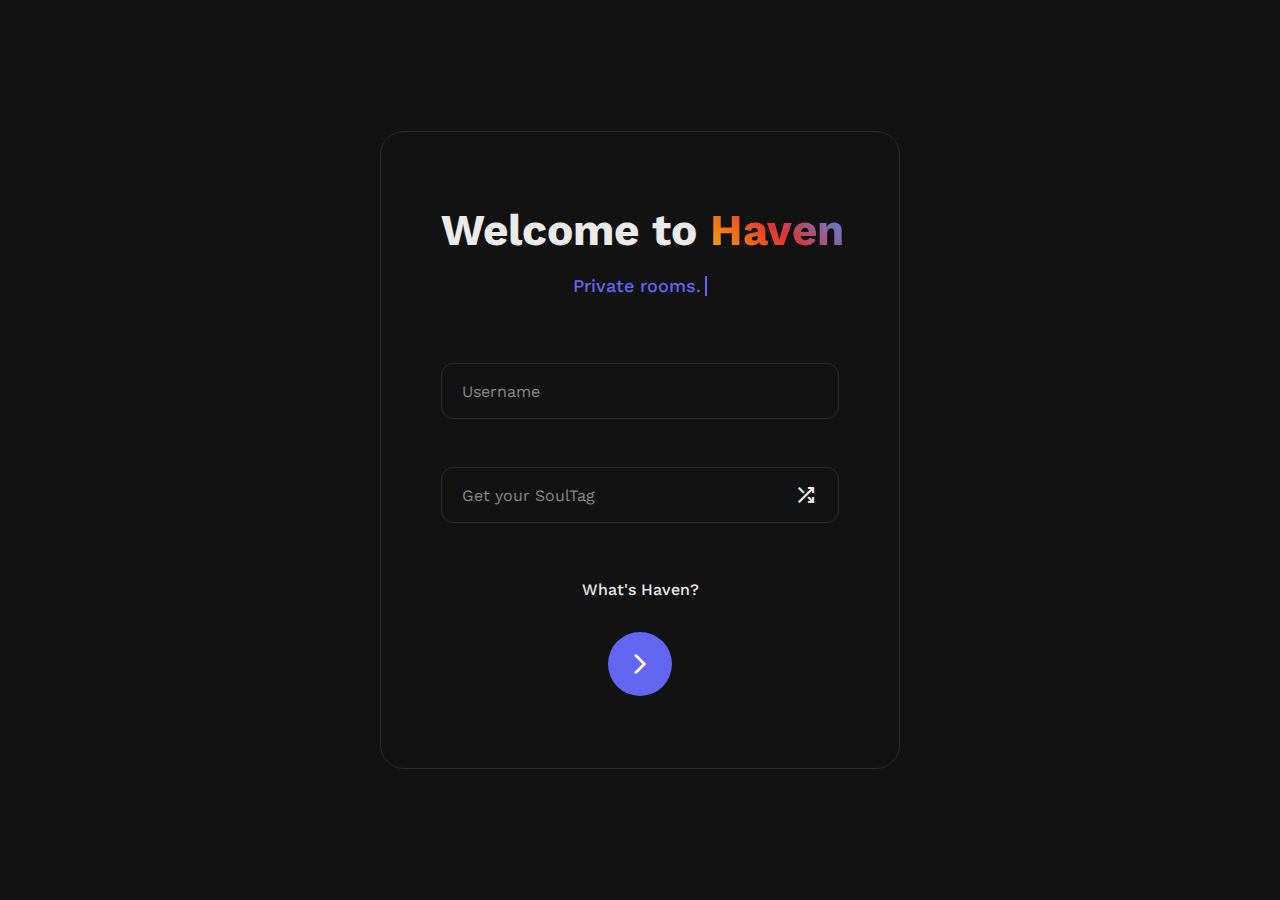
<file: index.html>
<!DOCTYPE html>
<html lang="en">
<head>
    <meta charset="UTF-8">
    <meta name="viewport" content="width=device-width, initial-scale=1.0">
    <title>Haven</title>
    <link rel="preconnect" href="https://fonts.googleapis.com">
    <link rel="preconnect" href="https://fonts.gstatic.com" crossorigin>
    <link href="https://fonts.googleapis.com/css2?family=Work+Sans:wght@400;500;600;700&display=swap" rel="stylesheet">
    <link rel="stylesheet" href="https://fonts.googleapis.com/css2?family=Material+Symbols+Outlined:opsz,wght,FILL,GRAD@24,400,0,0" />
    <!-- Favicon Links -->
    <link rel="apple-touch-icon" sizes="180x180" href="apple-touch-icon.png">
    <link rel="icon" type="image/png" sizes="32x32" href="favicon-32x32.png">
    <link rel="icon" type="image/png" sizes="16x16" href="favicon-16x16.png">
    <link rel="manifest" href="site.webmanifest">
    <link rel="shortcut icon" href="favicon.ico">
    <link rel="stylesheet" href="login.css">
    <script defer data-domain="haven-site.netlify.app" src="https://plausible.io/js/script.js"></script>
</head>
<body>
    <main class="login-card">
        <div class="card-content">
            <header class="card-header">
                <h1 class="title">Welcome to <span class="haven-text">Haven</span></h1>
                <p class="subtitle" id="subtitle-text-container">
                    <span id="subtitle-text"></span><span class="cursor"></span>
                </p>
            </header>
            <form id="login-form" class="login-form">
                <div class="input-container">
                    <input type="text" id="username" name="username" placeholder="Username" class="input-field" required>
                    <p class="error-message" id="username-error"></p>
                </div>
                <div class="input-container">
                    <div class="soultag-field">
                        <span id="soultag-text" class="soultag-placeholder">Get your SoulTag</span>
                        <span class="material-symbols-outlined shuffle-icon" id="shuffle-button" title="Generate new SoulTag">shuffle</span>
                    </div>
                </div>
                <div class="info-link-container">
                    <button type="button" id="what-is-haven-link" class="info-link">What's Haven?</button>
                </div>
                <button type="submit" class="submit-button" aria-label="Proceed">
                    <span class="material-symbols-outlined">arrow_forward_ios</span>
                </button>
            </form>
        </div>
    </main>
    <div class="popup-backdrop hidden" id="haven-popup">
        <div class="popup-content">
            <button class="popup-close-button" id="popup-close-btn" aria-label="Close" title="Close"><span class="material-symbols-outlined">close</span></button>
            <h2 class="popup-title">How Haven works</h2>
            <ul class="feature-list">
                <li class="feature-item"><span class="material-symbols-outlined feature-icon">security</span><div class="feature-text"><h3>Get your SoulTag</h3><p>It is your temporary, anonymous ID.</p></div></li>
                <li class="feature-item"><span class="material-symbols-outlined feature-icon">sensor_door</span><div class="feature-text"><h3>Create or Join a Room</h3><p>Create or join a private, password-protected chat room.</p></div></li>
                <li class="feature-item"><span class="material-symbols-outlined feature-icon">delete_history</span><div class="feature-text"><h3>Chat Privately</h3><p>Once both users exit, the room and all messages are permanently deleted.</p></div></li>
            </ul>
        </div>
    </div>
    <script src="login.js"></script>
</body>
</html>
</file>
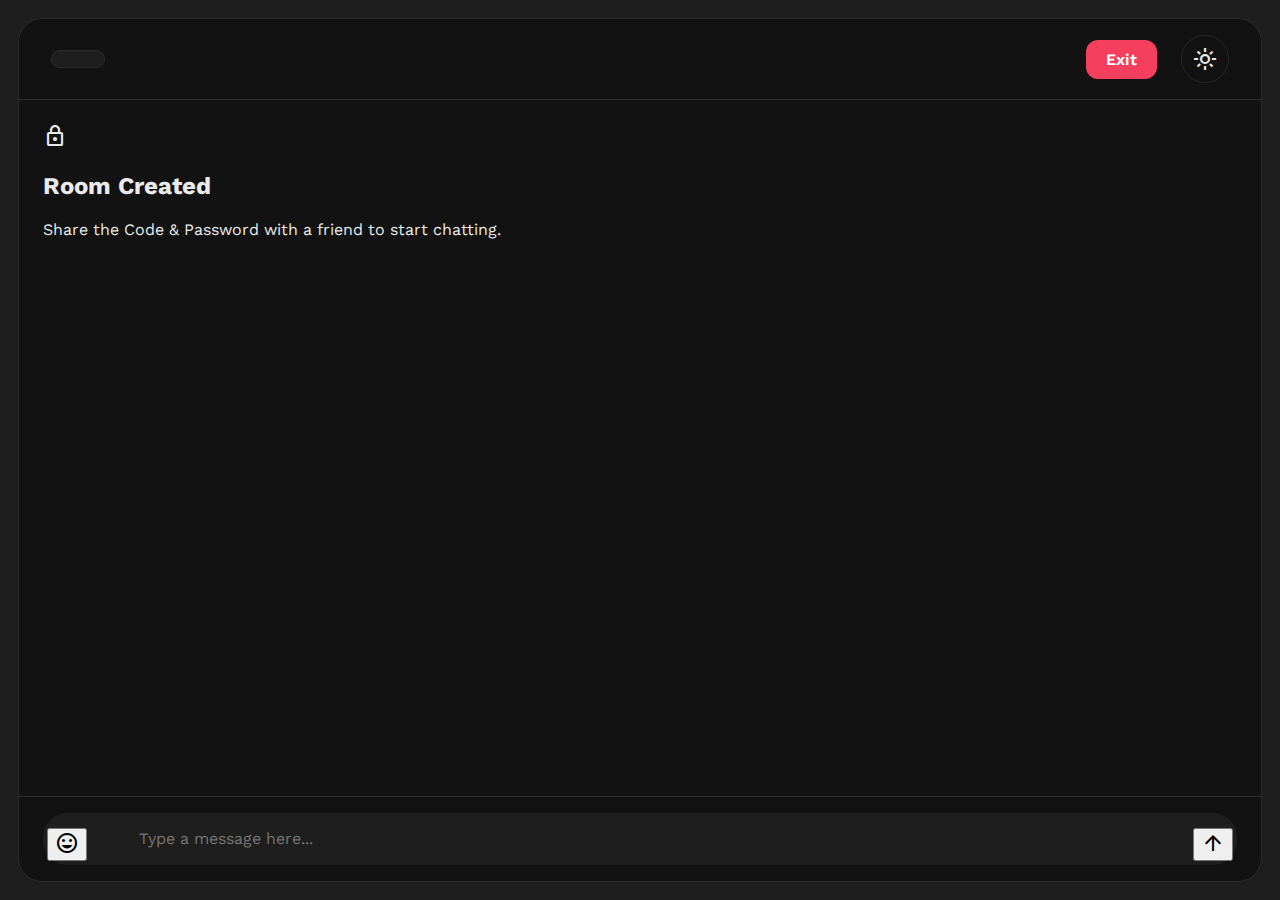
<file: chat.html>
<!DOCTYPE html>
<html lang="en">
<head>
    <meta charset="UTF-8">
    <meta name="viewport" content="width=device-width, initial-scale=1.0">
    <title>Chat - Haven</title>
    <link rel="preconnect" href="https://fonts.googleapis.com">
    <link rel="preconnect" href="https://fonts.gstatic.com" crossorigin>
    <link href="https://fonts.googleapis.com/css2?family=Work+Sans:wght@400;500;600;700&display=swap" rel="stylesheet">
    <link rel="stylesheet" href="https://fonts.googleapis.com/css2?family=Material+Symbols+Outlined:opsz,wght,FILL,GRAD@24,400,0,0" />
    <link rel="stylesheet" href="chat.css">
</head>
<body>
    <main class="chat-container">
        <header class="chat-header">
            <div class="peer-status-bar">
                <span id="peer-soultag" class="peer-soultag"></span>
                <span id="peer-activity" class="peer-activity"></span>
            </div>
            <div class="header-actions">
                <button id="exit-button" class="exit-button">Exit</button>
                <button id="theme-switcher" class="theme-switcher" title="Toggle Theme">
                    <div class="sun-wrapper"><span class="material-symbols-outlined">light_mode</span></div>
                    <div class="moon-wrapper"><span class="material-symbols-outlined">dark_mode</span></div>
                </button>
            </div>
        </header>
        <section class="message-area-wrapper">
            <div class="message-area" id="message-area">
                <div class="welcome-message" id="welcome-message">
                    <span class="material-symbols-outlined welcome-icon">lock</span>
                    <h2 class="welcome-title">Room Created</h2>
                    <p class="welcome-description">Share the Code & Password with a friend to start chatting.</p>
                </div>
            </div>
            <div class="exit-panel" id="exit-panel">
                <div class="exit-panel-content">
                    <h2 class="exit-title">Exit Room?</h2>
                    <p class="exit-description">Are you sure you want to leave this room? This action cannot be undone.</p>
                    <div class="exit-actions">
                        <button id="cancel-exit-btn" class="exit-panel-button">Cancel</button>
                        <button id="confirm-exit-btn" class="exit-panel-button confirm">Exit</button>
                    </div>
                </div>
            </div>
        </section>
        <footer class="chat-footer">
            <div class="input-wrapper">
                <div class="emoji-container">
                    <button id="emoji-button" class="icon-button" title="Emojis"><span class="material-symbols-outlined">mood</span></button>
                    <div id="emoji-palette" class="emoji-palette"></div>
                </div>
                <textarea id="message-input" class="message-input" placeholder="Type a message here..." rows="1"></textarea>
                <button id="send-button" class="icon-button send-button" title="Send"><span class="material-symbols-outlined">arrow_upward</span></button>
            </div>
        </footer>
    </main>
    <script src="https://cdn.socket.io/4.7.5/socket.io.min.js"></script>
    <script src="chat.js"></script>
</body>
</html>
</file>
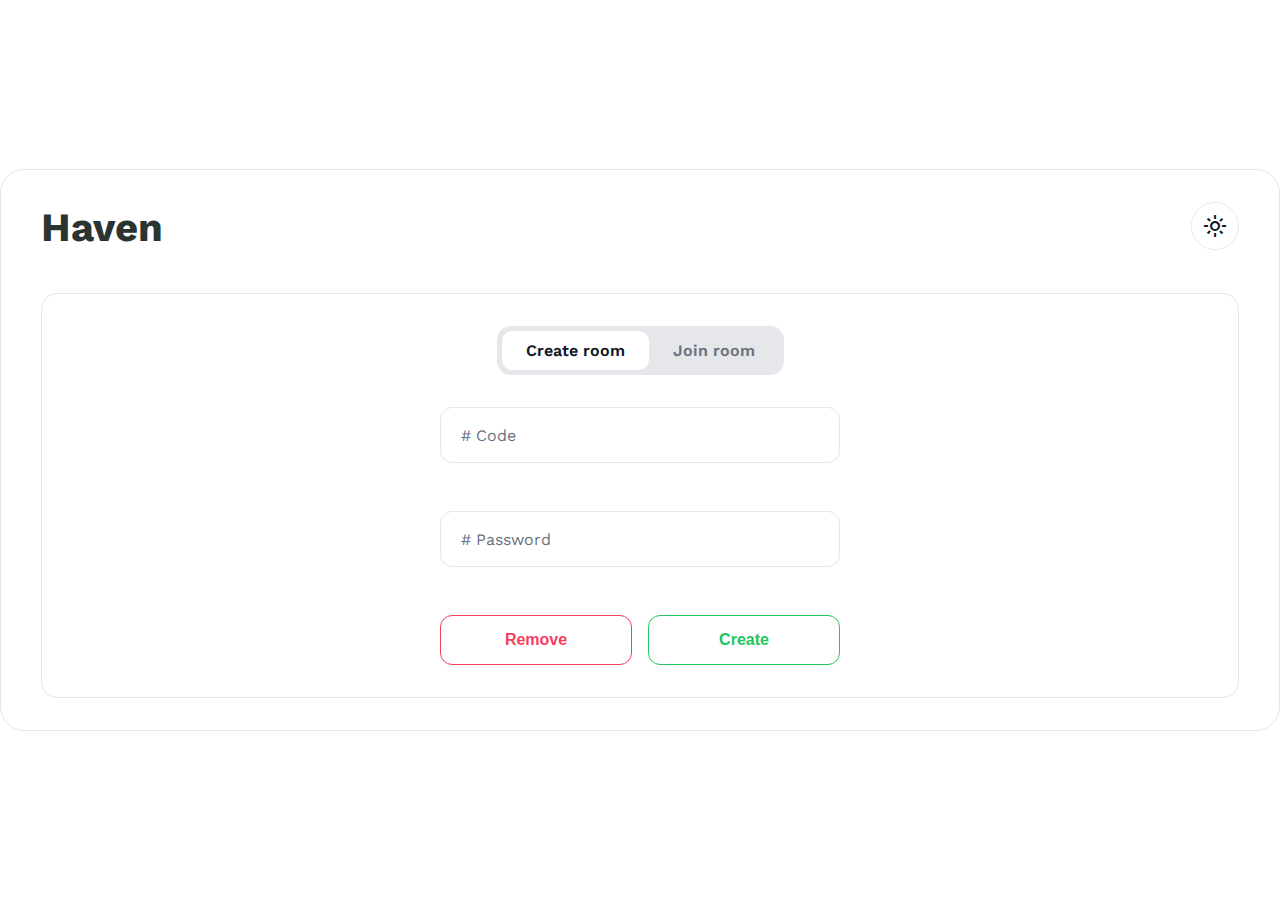
<file: home.html>
<!DOCTYPE html>
<html lang="en">
<head>
    <meta charset="UTF-8">
    <meta name="viewport" content="width=device-width, initial-scale=1.0">
    <title>Haven</title>
    <link rel="preconnect" href="https://fonts.googleapis.com">
    <link rel="preconnect" href="https://fonts.gstatic.com" crossorigin>
    <link href="https://fonts.googleapis.com/css2?family=Work+Sans:wght@400;500;600;700&display=swap" rel="stylesheet">
    <link rel="stylesheet" href="https://fonts.googleapis.com/css2?family=Material+Symbols+Outlined:opsz,wght,FILL,GRAD@24,400,0,0" />
    <link rel="stylesheet" href="home.css">
</head>
<body>
    <main class="home-container">
        <header class="home-header">
            <h1 class="home-title haven-text">Haven</h1>
            <div class="theme-switcher-container">
                <button id="theme-switcher" class="theme-switcher" title="Toggle Theme">
                    <div class="sun-wrapper"><span class="material-symbols-outlined">light_mode</span></div>
                    <div class="moon-wrapper"><span class="material-symbols-outlined">dark_mode</span></div>
                </button>
            </div>
        </header>
        <section class="room-manager-content">
            <div class="tab-container">
                <button class="tab-button active" data-view="create"><span class="tab-text">Create room</span></button>
                <button class="tab-button" data-view="join"><span class="tab-text">Join room</span></button>
            </div>
            <form id="room-form" class="room-form">
                <div class="input-container">
                    <input type="text" id="room-code" name="code" placeholder="# Code" class="input-field" required minlength="4" maxlength="10" pattern="[A-Za-z0-9]+">
                    <p class="error-message" id="code-error"></p>
                </div>
                <div class="input-container">
                    <input type="text" id="room-password" name="password" placeholder="# Password" class="input-field" required minlength="5" maxlength="10" pattern="[0-9]+">
                    <p class="error-message" id="password-error"></p>
                </div>
                <div class="room-actions">
                    <button type="button" id="remove-button" class="action-button remove">Remove</button>
                    <button type="submit" id="action-button" class="action-button create">
                        <span class="button-text">Create</span>
                        <div class="button-loader hidden"></div>
                    </button>
                </div>
            </form>
        </section>
    </main>
    <script src="https://cdn.socket.io/4.7.5/socket.io.min.js"></script>
    <script src="home.js"></script>
</body>
</html>
</file>
<file: login.css>
html {
  /* Force dark mode by default for login page */
  --haven-green: #2a3431;
  --primary-purple: #6366f1;
  --background-color: #121212;
  --card-background: #121212;
  --text-primary: #EAEAEA;
  --text-secondary: #888888;
  --border-color: #2C2C2C;
  --error-red: #f43f5e;
  --font-family: 'Work Sans', sans-serif;
}
html { height: 100%; }
body { min-height: 100%; margin: 0; font-family: var(--font-family); background-color: var(--background-color); color: var(--text-primary); display: flex; justify-content: center; align-items: center; overflow: hidden; }
.login-card { background-color: var(--card-background); width: 100%; max-width: 520px; max-height: 95vh; border-radius: 24px; border: 1px solid var(--border-color); padding: 72px 60px; box-sizing: border-box; }
.card-content { width: 100%; max-width: 400px; text-align: center; display: flex; flex-direction: column; justify-content: center; align-items: center; }
.card-header { margin-bottom: 64px; width: 100%; }
.title { font-size: 2.75rem; font-weight: 700; line-height: 1.2; margin: 0 0 16px 0; white-space: nowrap; }
.haven-text {
  background: linear-gradient(45deg, #f8ad00, #e13333, #3992ff);
  -webkit-background-clip: text;
  -webkit-text-fill-color: transparent;
  background-clip: text;
  color: transparent;
}
@keyframes blink-cursor { 0%, 100% { opacity: 1; } 50% { opacity: 0; } }
.subtitle { font-size: 1.125rem; color: var(--primary-purple); font-weight: 500; margin: 0; min-height: 27px; display: flex; justify-content: center; align-items: center; }
.cursor { width: 2px; height: 1.25rem; background-color: var(--primary-purple); margin-left: 4px; animation: blink-cursor 1s infinite; }
.login-form { width: 100%; display: flex; flex-direction: column; align-items: center; }
.input-container { width: 100%; margin-bottom: 24px; position: relative; }
.input-field, .soultag-field { width: 100%; height: 56px; border: 1px solid var(--border-color); border-radius: 12px; padding: 0 20px; font-size: 1rem; font-family: var(--font-family); box-sizing: border-box; background-color: var(--background-color); color: var(--text-primary); }
.input-field::placeholder { color: var(--text-secondary); }
.input-field:focus, .input-field:focus-visible { outline: none; border-color: var(--primary-purple); box-shadow: 0 0 0 3px rgba(99, 102, 241, 0.2); }
.soultag-field { display: flex; justify-content: space-between; align-items: center; letter-spacing: 0.1em; }
.soultag-placeholder { color: var(--text-secondary); letter-spacing: normal; }
.shuffle-icon { cursor: pointer; user-select: none; transition: transform 0.2s ease; }
.shuffle-icon:hover { transform: scale(1.1) rotate(6deg); }
.error-message { color: var(--error-red); font-size: 0.875rem; text-align: left; margin: 4px 0 0 4px; min-height: 20px; }
.info-link-container { margin-block: 32px; }
.info-link { color: var(--text-primary); text-decoration: none; font-weight: 500; background: none; border: none; font-size: 1rem; font-family: var(--font-family); cursor: pointer; }
.submit-button { width: 64px; height: 64px; border-radius: 50%; background-color: var(--primary-purple); color: white; border: none; cursor: pointer; display: flex; justify-content: center; align-items: center; transition: all 0.2s ease; }
.submit-button:hover { transform: scale(1.05); box-shadow: 0 10px 20px rgba(99, 102, 241, 0.25); }
.popup-backdrop { position: fixed; inset: 0; background-color: rgba(0, 0, 0, 0.5); display: flex; justify-content: center; align-items: center; z-index: 1000; backdrop-filter: blur(4px); opacity: 1; transition: opacity 0.3s ease-in-out; }
.popup-backdrop.hidden { opacity: 0; pointer-events: none; }
.popup-content { background-color: var(--card-background); padding: 32px 40px 40px 40px; border-radius: 16px; width: 100%; max-width: 500px; position: relative; box-shadow: 0 20px 25px -5px rgba(0,0,0,0.1); transform: scale(1); transition: transform 0.3s ease-in-out; }
.popup-backdrop.hidden .popup-content { transform: scale(0.95); }
.popup-close-button { position: absolute; top: 16px; right: 16px; background: none; border: none; cursor: pointer; color: var(--text-secondary); padding: 4px; display: flex; }
.popup-title { font-size: 1.5rem; font-weight: 600; margin: 0 0 32px 0; text-align: center; }
.feature-list { list-style: none; padding: 0; margin: 0; display: flex; flex-direction: column; gap: 24px; }
.feature-item { display: flex; align-items: flex-start; gap: 16px; text-align: left; }
.feature-icon { color: var(--primary-purple); font-size: 28px; margin-top: 2px; }
.feature-text h3 { margin: 0 0 4px 0; font-size: 1rem; font-weight: 600; color: var(--text-primary); }
.feature-text p { margin: 0; font-size: 0.9rem; color: var(--text-secondary); line-height: 1.5; }
@media (max-width: 820px) { .login-card { height: 100vh; max-height: 100vh; width: 100vw; max-width: 100vw; border-radius: 0; border: none; padding: 20px; overflow-y: auto; display: flex; align-items: center; justify-content: center; } .title { font-size: 2rem; } .subtitle { font-size: 1rem; } .popup-content { margin: 20px; max-width: calc(100% - 40px); } }
</file>
<file: chat.css>
:root {
    --haven-green: #2a3431;
    --primary-purple: #6366f1;
    --danger-red: #f43f5e;
    --bg-primary: #121212;
    --bg-secondary: #1E1E1E;
    --text-primary: #EAEAEA;
    --text-secondary: #888888;
    --border-color: #2C2C2C;
    --bubble-sent-bg: #005c4b;
    --bubble-sent-text: #EAEAEA;
    --bubble-received-bg: #202c33;
    --bubble-received-text: #EAEAEA;
    --font-family: 'Work Sans', sans-serif;
}
html.light {
    --bg-primary: #ffffff;
    --bg-secondary: #f8fafc;
    --text-primary: #111827;
    --text-secondary: #6b7280;
    --border-color: #e5e7eb;
    --bubble-sent-bg: #dcf8c6;
    --bubble-sent-text: #111827;
    --bubble-received-bg: #ffffff;
    --bubble-received-text: #111827;
}

html { height: 100%; }
body {
    height: 100vh;
    /* MODIFICATION: The JS will set --vh, this is a fallback */
    height: calc(var(--vh, 1vh) * 100);
    margin: 0;
    font-family: var(--font-family);
    background-color: var(--bg-secondary);
    color: var(--text-primary);
    display: flex; justify-content: center; align-items: center;
    box-sizing: border-box; padding: 2vh;
    transition: background-color 0.5s ease;
    overflow: hidden;
}

.chat-container { width: 100%; height: 100%; background-color: var(--bg-primary); border-radius: 24px; border: 1px solid var(--border-color); box-sizing: border-box; display: flex; flex-direction: column; overflow: hidden; transition: all 0.5s ease; }
.chat-header { display: flex; align-items: center; justify-content: space-between; padding: 16px 32px; border-bottom: 1px solid var(--border-color); flex-shrink: 0; }
.peer-status-bar { display: flex; align-items: center; gap: 12px; padding: 8px 20px; border-radius: 12px; background-color: var(--bg-secondary); border: 1px solid var(--border-color); transition: all 0.5s ease; }
.peer-soultag { font-weight: 600; color: var(--text-primary); }
.peer-activity { color: var(--text-secondary); }
.header-actions { display: flex; align-items: center; gap: 24px; }
.exit-button { background-color: var(--danger-red); color: white; border: none; border-radius: 12px; padding: 10px 20px; font-size: 1rem; font-weight: 600; font-family: var(--font-family); cursor: pointer; transition: opacity 0.2s ease; }
.exit-button:hover { opacity: 0.85; }
.theme-switcher { width: 48px; height: 48px; border-radius: 50%; border: 1px solid var(--border-color); background-color: var(--bg-primary); cursor: pointer; padding: 0; position: relative; overflow: hidden; transition: all 0.5s ease; }
.sun-wrapper, .moon-wrapper { position: absolute; inset: 0; display: flex; align-items: center; justify-content: center; transition: transform 0.6s cubic-bezier(0.76, 0, 0.24, 1); }
.sun-wrapper { background-color: var(--bg-primary); color: var(--text-primary); transform: translateY(0); }
.moon-wrapper { background-color: var(--text-primary); color: var(--bg-primary); transform: translateY(100%); }
html.dark .sun-wrapper { transform: translateY(-100%); }
html.dark .moon-wrapper { transform: translateY(0); }
.message-area-wrapper { flex-grow: 1; position: relative; display: flex; overflow: hidden; }
.message-area { flex-grow: 1; overflow-y: auto; padding: 24px; display: flex; flex-direction: column; gap: 12px; }
.message-bubble { max-width: 60%; padding: 12px 18px; border-radius: 20px; line-height: 1.5; font-size: 1rem; }
.message-bubble p { margin: 0; word-wrap: break-word; }
.received { background-color: var(--bubble-received-bg); color: var(--bubble-received-text); border-bottom-left-radius: 4px; align-self: flex-start; }
.sent { background-color: var(--bubble-sent-bg); color: var(--bubble-sent-text); border-bottom-right-radius: 4px; align-self: flex-end; }
.message-area::-webkit-scrollbar, .emoji-palette::-webkit-scrollbar, .message-input::-webkit-scrollbar { width: 8px; }
.message-area::-webkit-scrollbar-track, .emoji-palette::-webkit-scrollbar-track, .message-input::-webkit-scrollbar-track { background: transparent; }
.message-area::-webkit-scrollbar-thumb, .emoji-palette::-webkit-scrollbar-thumb, .message-input::-webkit-scrollbar-thumb { background: var(--border-color); border-radius: 4px; }
.message-area::-webkit-scrollbar-thumb:hover, .emoji-palette::-webkit-scrollbar-thumb:hover, .message-input::-webkit-scrollbar-thumb:hover { background: var(--text-secondary); }
.exit-panel { position: absolute; top: 0; right: 0; bottom: 0; width: 350px; background-color: var(--bg-primary); border-left: 1px solid var(--border-color); padding: 24px; box-sizing: border-box; display: flex; flex-direction: column; justify-content: center; transform: translateX(100%); transition: transform 0.5s cubic-bezier(0.76, 0, 0.24, 1); }
.exit-panel.visible { transform: translateX(0); }
.exit-title { font-size: 1.5rem; font-weight: 600; margin: 0 0 12px 0; color: var(--text-primary); text-align: left; }
.exit-description { font-size: 1rem; color: var(--text-secondary); line-height: 1.6; margin: 0 0 24px 0; text-align: left; }
.exit-actions { display: flex; gap: 12px; }
.exit-panel-button { flex: 1; padding: 10px; font-size: 1rem; font-weight: 600; border-radius: 10px; cursor: pointer; transition: all 0.2s ease; border: 1px solid var(--border-color); }
.exit-panel-button.confirm { background-color: var(--text-primary); color: var(--bg-primary); }
.exit-panel-button:not(.confirm) { background-color: transparent; color: var(--text-primary); }
.exit-panel-button:hover { opacity: 0.8; }
.chat-footer { padding: 16px 24px; border-top: 1px solid var(--border-color); flex-shrink: 0; }
.input-wrapper { position: relative; display: flex; align-items: flex-end; background-color: var(--bg-secondary); border-radius: 24px; padding: 4px; }
.input-wrapper:focus-within { border-color: var(--primary-purple); }
.message-input { width: 100%; border: none; background: transparent; resize: none; padding: 10px 48px 10px 52px; font-size: 1rem; font-family: var(--font-family); color: var(--text-primary); max-height: 120px; line-height: 1.5; }
.message-input:focus { outline: none; }
.icon-button { position
</file>
<file: home.css>
:root {
    --haven-green: #2a3431;
    --primary-purple: #6366f1;
    --danger-red: #f43f5e;
    --success-green: #22c55e;
    --bg-primary: #ffffff;
    --bg-secondary: #ffffff; 
    --text-primary: #111827;
    --text-secondary: #6b7280;
    --border-color: #e5e7eb;
    --haven-logo-color: var(--haven-green);
    --font-family: 'Work Sans', sans-serif;
}
html.dark {
    --bg-primary: #121212;
    --bg-secondary: #121212;
    --text-primary: #EAEAEA;
    --text-secondary: #888888;
    --border-color: #2C2C2C;
    --haven-logo-color: #ffffff;
}
html { height: 100%; }
body { min-height: 100%; margin: 0; font-family: var(--font-family); background-color: var(--bg-primary); color: var(--text-primary); display: flex; justify-content: center; align-items: center; overflow: hidden; transition: background-color 0.5s ease; }
@keyframes expand-and-fade-in { from { max-width: 520px; opacity: 0; } to { max-width: 1100px; opacity: 1; } }
.home-container { background-color: var(--bg-primary); width: 100%; max-height: 95vh; border-radius: 24px; border: 1px solid var(--border-color); padding: 32px 40px; box-sizing: border-box; animation: expand-and-fade-in 0.7s cubic-bezier(0.65, 0, 0.35, 1) forwards; transition: background-color 0.5s ease, border-color 0.5s ease; }
.home-header { display: flex; justify-content: space-between; align-items: center; margin-bottom: 40px; }
.home-title { font-size: 2.5rem; font-weight: 700; margin: 0; }
.haven-text { color: var(--haven-logo-color); transition: color 0.5s ease; }
.theme-switcher { width: 48px; height: 48px; border-radius: 50%; border: 1px solid var(--border-color); background-color: var(--bg-primary); cursor: pointer; padding: 0; position: relative; overflow: hidden; transition: all 0.5s ease; }
.sun-wrapper, .moon-wrapper { position: absolute; inset: 0; display: flex; align-items: center; justify-content: center; transition: transform 0.6s cubic-bezier(0.76, 0, 0.24, 1); }
.sun-wrapper { background-color: var(--bg-primary); color: var(--text-primary); transform: translateY(0); }
.moon-wrapper { background-color: var(--text-primary); color: var(--bg-primary); transform: translateY(100%); }
html.dark .sun-wrapper { transform: translateY(-100%); }
html.dark .moon-wrapper { transform: translateY(0); }
.room-manager-content { background-color: var(--bg-secondary); border-radius: 16px; padding: 32px; border: 1px solid var(--border-color); transition: background-color 0.5s ease, border-color 0.5s ease; }
.tab-container { display: flex; justify-content: center; background-color: var(--border-color); border-radius: 14px; padding: 5px; margin: 0 auto 32px auto; width: fit-content; }
.tab-button { background: none; border: none; padding: 10px 24px; font-family: var(--font-family); font-size: 1rem; font-weight: 600; color: var(--text-secondary); cursor: pointer; border-radius: 10px; position: relative; z-index: 2; transition: color 0.4s ease; }
.tab-button.active { color: var(--text-primary); }
.tab-button::before { content: ''; position: absolute; inset: 0; border-radius: 10px; background-color: var(--bg-primary); transform: scale(0); transition: transform 0.4s cubic-bezier(0.65, 0, 0.35, 1); z-index: -1; }
.tab-button.active::before { transform: scale(1); }
.room-form { max-width: 400px; margin: 0 auto; }
.input-container { margin-bottom: 24px; position: relative; }
.input-field { width: 100%; height: 56px; border: 1px solid var(--border-color); border-radius: 12px; padding: 0 20px; font-size: 1rem; font-family: var(--font-family); box-sizing: border-box; background-color: var(--bg-primary); color: var(--text-primary); transition: background-color 0.5s ease, border-color 0.5s ease; }
.input-field::placeholder { color: var(--text-secondary); }
.input-field:focus { outline: none; border-color: var(--primary-purple); box-shadow: 0 0 0 3px color-mix(in srgb, var(--primary-purple) 20%, transparent); }
.error-message { color: var(--danger-red); font-size: 0.875rem; text-align: left; margin: 4px 0 0 4px; min-height: 20px; }
.room-actions { display: flex; gap: 16px; margin-top: 24px; }
.action-button { flex: 1; height: 50px; border-radius: 12px; font-size: 1rem; font-weight: 600; cursor: pointer; transition: all 0.2s ease; background-color: var(--bg-primary); display: flex; align-items: center; justify-content: center; }
.action-button:disabled { cursor: not-allowed; opacity: 0.7; }
.action-button.remove { color: var(--danger-red); border: 1px solid var(--danger-red); }
.action-button.remove:hover { background-color: var(--danger-red); color: white; }
.action-button.create { color: var(--success-green); border: 1px solid var(--success-green); }
.action-button.create:hover { background-color: var(--success-green); color: white; }
.action-button.join { color: var(--primary-purple); border: 1px solid var(--primary-purple); }
.action-button.join:hover { background-color: var(--primary-purple); color: white; }
.button-loader { width: 20px; height: 20px; border: 3px solid currentColor; border-bottom-color: transparent; border-radius: 50%; display: inline-block; animation: rotation 1s linear infinite; }
@keyframes rotation { 0% { transform: rotate(0deg); } 100% { transform: rotate(360deg); } }
.hidden { display: none !important; }
@media (max-width: 1200px) { .home-container { animation: none; max-width: 95vw; } }
@media (max-width: 820px) { .home-container { height: 100vh; max-height: 100vh; width: 100vw; max-width: 100vw; border-radius: 0; border: none; padding: 20px; display: flex; flex-direction: column; justify-content: center; overflow-y: auto; } .home-header { width: 100%; margin-bottom: 24px; } .home-title { font-size: 2rem; } .room-manager-content { padding: 24px; width: 100%; box-sizing: border-box; } }
</file>
